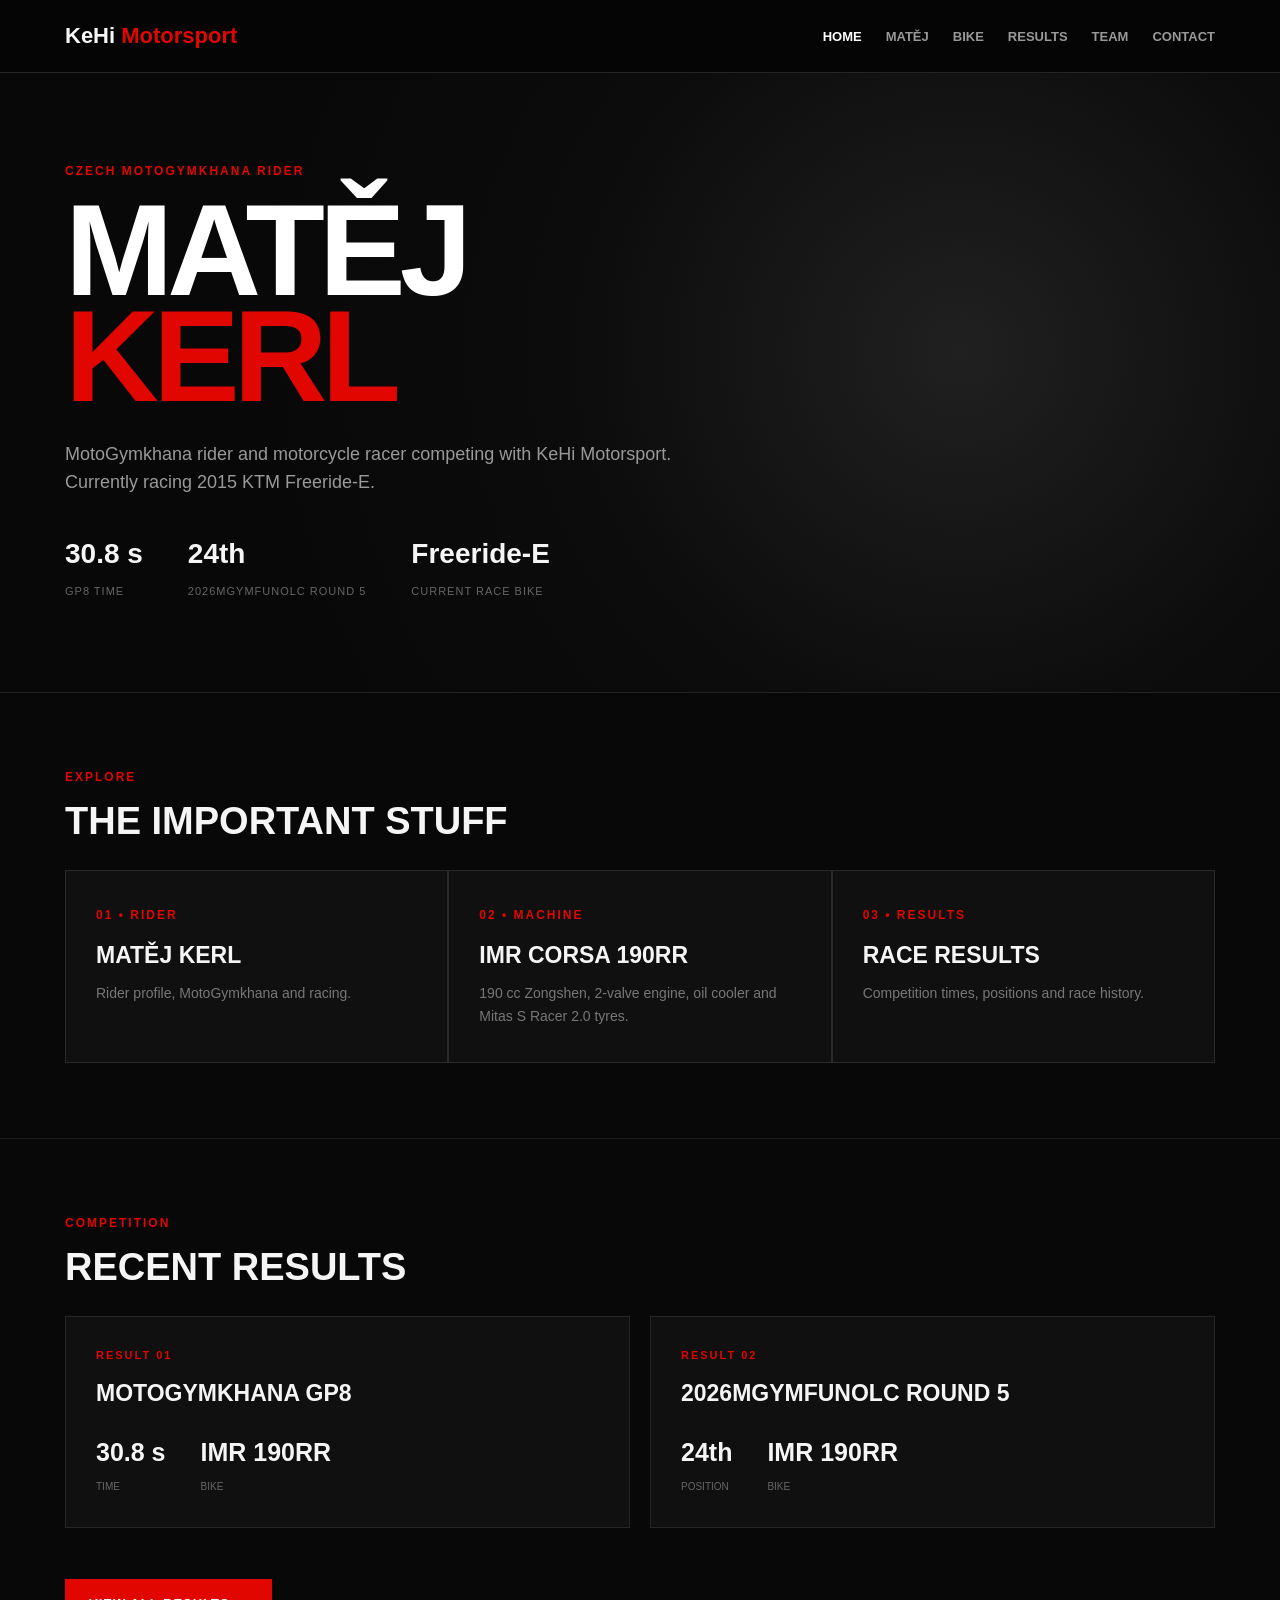
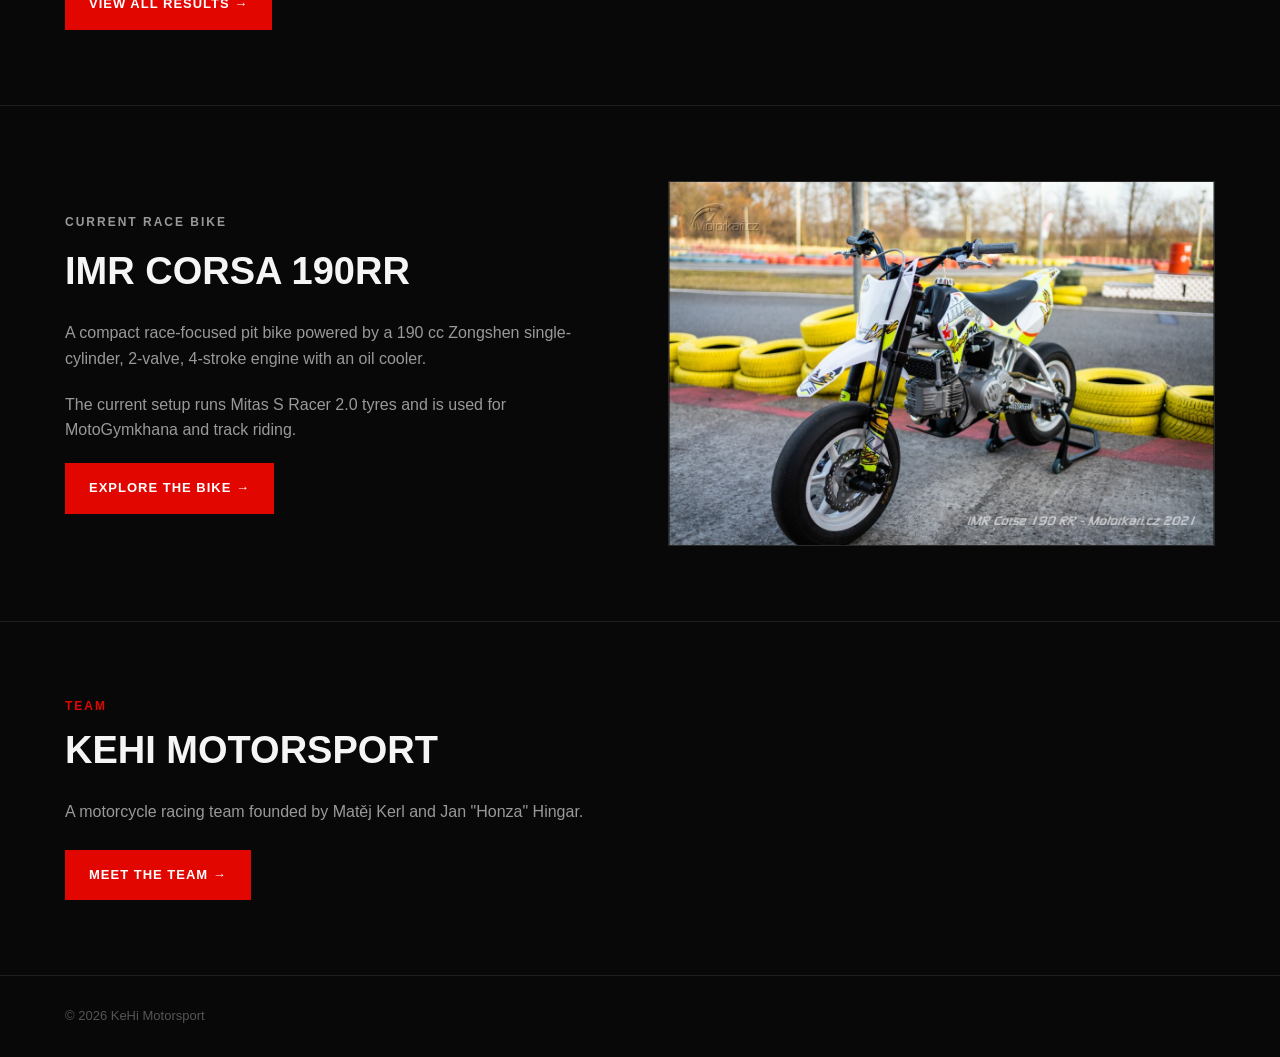
<file: index.html>
<!DOCTYPE html>
<html lang="en">
<head>
    <meta charset="UTF-8">
    <meta name="viewport" content="width=device-width, initial-scale=1.0">

    <title>Matěj Kerl | KeHi Motorsport</title>

    <style>
        * {
            margin: 0;
            padding: 0;
            box-sizing: border-box;
        }

        body {
            font-family: Arial, Helvetica, sans-serif;
            background: #080808;
            color: #f5f5f5;
            line-height: 1.6;
        }

        a {
            color: inherit;
            text-decoration: none;
        }

        .container {
            width: min(1150px, 92%);
            margin: auto;
        }

        /* HEADER */

        header {
            background: #050505;
            border-bottom: 1px solid #252525;
            position: sticky;
            top: 0;
            z-index: 100;
        }

        .nav {
            min-height: 72px;
            display: flex;
            align-items: center;
            justify-content: space-between;
            gap: 30px;
        }

        .logo {
            font-size: 22px;
            font-weight: 900;
            white-space: nowrap;
        }

        .logo span {
            color: #e10600;
        }

        nav ul {
            list-style: none;
            display: flex;
            gap: 24px;
        }

        nav a {
            color: #999;
            font-size: 13px;
            font-weight: 800;
            text-transform: uppercase;
        }

        nav a:hover,
        nav a.active {
            color: #fff;
        }

        /* HERO */

        .hero {
            min-height: 620px;
            display: flex;
            align-items: center;
            border-bottom: 1px solid #222;

            background:
                radial-gradient(
                    circle at 75% 45%,
                    #202020 0%,
                    #0c0c0c 38%,
                    #080808 70%
                );
        }

        .hero-content {
            max-width: 800px;
        }

        .eyebrow {
            color: #e10600;
            font-size: 12px;
            font-weight: 900;
            letter-spacing: 2px;
            text-transform: uppercase;
            margin-bottom: 15px;
        }

        .hero h1 {
            font-size: clamp(65px, 11vw, 130px);
            line-height: .82;
            letter-spacing: -6px;
            font-weight: 900;
            text-transform: uppercase;
        }

        .hero h1 .first {
            display: block;
            color: #fff;
        }

        .hero h1 .last {
            display: block;
            color: #e10600;
        }

        .hero-description {
            color: #999;
            max-width: 650px;
            margin-top: 30px;
            font-size: 18px;
        }

        .hero-meta {
            display: flex;
            gap: 45px;
            margin-top: 35px;
            flex-wrap: wrap;
        }

        .hero-stat strong {
            display: block;
            font-size: 28px;
            font-weight: 900;
        }

        .hero-stat span {
            color: #666;
            font-size: 11px;
            text-transform: uppercase;
            letter-spacing: 1px;
        }

        /* SECTIONS */

        section {
            padding: 75px 0;
            border-bottom: 1px solid #1d1d1d;
        }

        h2 {
            font-size: 38px;
            line-height: 1;
            text-transform: uppercase;
            margin-bottom: 30px;
        }

        /* QUICK LINKS */

        .quick-links {
            display: grid;
            grid-template-columns: repeat(3, 1fr);
            gap: 2px;
            background: #292929;
            border: 1px solid #292929;
        }

        .quick-link {
            background: #101010;
            padding: 35px 30px;
            min-height: 150px;
            transition: .2s;
        }

        .quick-link:hover {
            background: #171717;
        }

        .quick-link .number {
            color: #e10600;
            font-size: 12px;
            font-weight: 900;
            letter-spacing: 2px;
        }

        .quick-link h3 {
            margin-top: 12px;
            font-size: 23px;
            text-transform: uppercase;
        }

        .quick-link p {
            color: #777;
            font-size: 14px;
            margin-top: 8px;
        }

        /* RESULTS */

        .results-grid {
            display: grid;
            grid-template-columns: repeat(2, 1fr);
            gap: 20px;
        }

        .result-card {
            background: #101010;
            border: 1px solid #262626;
            padding: 30px;
        }

        .result-card .label {
            color: #e10600;
            font-size: 11px;
            font-weight: 900;
            letter-spacing: 2px;
            text-transform: uppercase;
            margin-bottom: 10px;
        }

        .result-card h3 {
            font-size: 23px;
            text-transform: uppercase;
            margin-bottom: 20px;
        }

        .result-data {
            display: flex;
            gap: 35px;
            flex-wrap: wrap;
        }

        .result-data strong {
            display: block;
            font-size: 25px;
        }

        .result-data span {
            color: #666;
            font-size: 10px;
            text-transform: uppercase;
        }

        /* BIKE */

        .bike-section {
            display: grid;
            grid-template-columns: 1fr 1fr;
            gap: 55px;
            align-items: center;
        }

        .bike-section p {
            color: #999;
            margin-bottom: 20px;
        }

        .bike-image {
            width: 100%;
            max-height: 450px;
            object-fit: cover;
            border: 1px solid #292929;
            display: block;
        }

        /* BUTTON */

        .button {
            display: inline-block;
            background: #e10600;
            color: #fff;
            padding: 15px 24px;
            font-size: 13px;
            font-weight: 900;
            letter-spacing: 1px;
            text-transform: uppercase;
        }

        .button:hover {
            background: #b80000;
        }

        /* FOOTER */

        footer {
            padding: 30px 0;
            color: #555;
            font-size: 13px;
        }

        /* MOBILE */

        @media (max-width: 850px) {

            .nav {
                flex-direction: column;
                padding: 18px 0;
            }

            nav ul {
                flex-wrap: wrap;
                justify-content: center;
                gap: 12px 18px;
            }

            .hero {
                min-height: 500px;
            }

            .quick-links {
                grid-template-columns: 1fr;
            }

            .results-grid {
                grid-template-columns: 1fr;
            }

            .bike-section {
                grid-template-columns: 1fr;
                gap: 35px;
            }
        }

        @media (max-width: 550px) {

            .hero h1 {
                letter-spacing: -3px;
            }

            .hero-meta {
                gap: 25px;
            }

            section {
                padding: 55px 0;
            }

            h2 {
                font-size: 30px;
            }
        }
    </style>
</head>

<body>

<!-- HEADER -->

<header>
    <div class="container nav">

        <a href="index.html" class="logo">
            KeHi <span>Motorsport</span>
        </a>

        <nav>
            <ul>
                <li>
                    <a href="index.html" class="active">Home</a>
                </li>

                <li>
                    <a href="matej.html">Matěj</a>
                </li>

                <li>
                    <a href="bike.html">Bike</a>
                </li>

                <li>
                    <a href="results.html">Results</a>
                </li>

                <li>
                    <a href="team.html">Team</a>
                </li>

                <li>
                    <a href="contact.html">Contact</a>
                </li>
            </ul>
        </nav>

    </div>
</header>


<main>

<!-- MAIN HERO -->

<section class="hero">
    <div class="container">

        <div class="hero-content">

            <p class="eyebrow">
                Czech MotoGymkhana Rider
            </p>

            <h1>
                <span class="first">Matěj</span>
                <span class="last">Kerl</span>
            </h1>

            <p class="hero-description">
                MotoGymkhana rider and motorcycle racer competing with
                KeHi Motorsport. Currently racing 2015 KTM Freeride-E.
            </p>

            <div class="hero-meta">

                <div class="hero-stat">
                    <strong>30.8 s</strong>
                    <span>GP8 time</span>
                </div>

                <div class="hero-stat">
                    <strong>24th</strong>
                    <span>2026MGymfunOLC Round 5</span>
                </div>

                <div class="hero-stat">
                    <strong>Freeride-E</strong>
                    <span>Current race bike</span>
                </div>

            </div>

        </div>

    </div>
</section>


<!-- QUICK NAVIGATION -->

<section>
    <div class="container">

        <p class="eyebrow">
            Explore
        </p>

        <h2>
            The Important Stuff
        </h2>

        <div class="quick-links">

            <a href="matej.html" class="quick-link">
                <div class="number">01 • RIDER</div>
                <h3>Matěj Kerl</h3>
                <p>
                    Rider profile, MotoGymkhana and racing.
                </p>
            </a>


            <a href="bike.html" class="quick-link">
                <div class="number">02 • MACHINE</div>
                <h3>IMR Corsa 190RR</h3>
                <p>
                    190 cc Zongshen, 2-valve engine, oil cooler
                    and Mitas S Racer 2.0 tyres.
                </p>
            </a>


            <a href="results.html" class="quick-link">
                <div class="number">03 • RESULTS</div>
                <h3>Race Results</h3>
                <p>
                    Competition times, positions and race history.
                </p>
            </a>

        </div>

    </div>
</section>


<!-- KEY RESULTS -->

<section>
    <div class="container">

        <p class="eyebrow">
            Competition
        </p>

        <h2>
            Recent Results
        </h2>

        <div class="results-grid">

            <div class="result-card">

                <div class="label">
                    Result 01
                </div>

                <h3>
                    MotoGymkhana GP8
                </h3>

                <div class="result-data">

                    <div>
                        <strong>30.8 s</strong>
                        <span>Time</span>
                    </div>

                    <div>
                        <strong>IMR 190RR</strong>
                        <span>Bike</span>
                    </div>

                </div>

            </div>


            <div class="result-card">

                <div class="label">
                    Result 02
                </div>

                <h3>
                    2026MGymfunOLC Round 5
                </h3>

                <div class="result-data">

                    <div>
                        <strong>24th</strong>
                        <span>Position</span>
                    </div>

                    <div>
                        <strong>IMR 190RR</strong>
                        <span>Bike</span>
                    </div>

                </div>

            </div>

        </div>

        <br><br>

        <a href="results.html" class="button">
            View All Results →
        </a>

    </div>
</section>


<!-- BIKE -->

<section>
    <div class="container bike-section">

        <div>

            <p class="eyebrow">
                Current Race Bike
            </p>

            <h2>
                IMR Corsa 190RR
            </h2>

            <p>
                A compact race-focused pit bike powered by a
                190 cc Zongshen single-cylinder, 2-valve,
                4-stroke engine with an oil cooler.
            </p>

            <p>
                The current setup runs Mitas S Racer 2.0 tyres
                and is used for MotoGymkhana and track riding.
            </p>

            <a href="bike.html" class="button">
                Explore The Bike →
            </a>

        </div>


        <div>

            <img
                src="imr.jpeg"
                alt="IMR Corsa 190RR"
                class="bike-image"
            >

        </div>

    </div>
</section>


<!-- TEAM -->

<section>
    <div class="container">

        <p class="eyebrow">
            Team
        </p>

        <h2>
            KeHi Motorsport
        </h2>

        <p style="color:#999; max-width:650px; margin-bottom:25px;">
            A motorcycle racing team founded by Matěj Kerl and
            Jan "Honza" Hingar.
        </p>

        <a href="team.html" class="button">
            Meet The Team →
        </a>

    </div>
</section>

</main>


<!-- FOOTER -->

<footer>
    <div class="container">
        © 2026 KeHi Motorsport
    </div>
</footer>

</body>
</html>
</file>
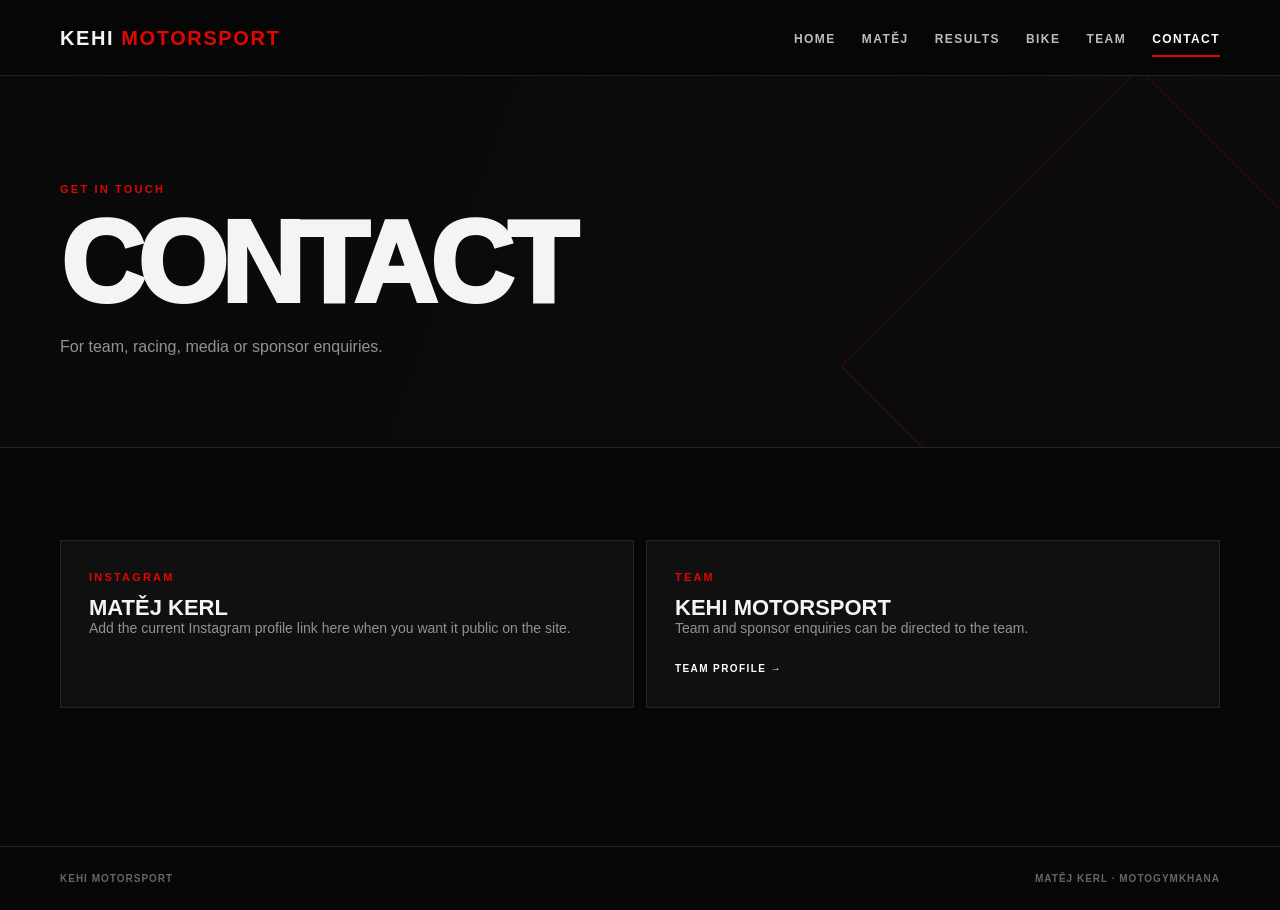
<file: contact.html>
<!DOCTYPE html><html lang="en"><head><meta charset="UTF-8"><meta name="viewport" content="width=device-width,initial-scale=1.0"><meta name="description" content="Contact KeHi Motorsport and Matěj Kerl."><title>Contact | KeHi Motorsport</title><link rel="stylesheet" href="style.css"></head><body>
<header class="site-header"><div class="container nav"><a class="logo" href="index.html">KeHi <span>Motorsport</span></a><nav><ul class="nav-links"><li><a href="index.html">Home</a></li><li><a href="matej.html">Matěj</a></li><li><a href="results.html">Results</a></li><li><a href="bike.html">Bike</a></li><li><a href="team.html">Team</a></li><li><a class="active" href="contact.html">Contact</a></li></ul></nav></div></header>
<main><section class="page-hero"><div class="container"><p class="eyebrow">Get In Touch</p><h1>Contact</h1><p class="lead">For team, racing, media or sponsor enquiries.</p></div></section><section class="section"><div class="container grid contact-grid"><article class="card"><p class="eyebrow">Instagram</p><h3>Matěj Kerl</h3><p>Add the current Instagram profile link here when you want it public on the site.</p></article><article class="card"><p class="eyebrow">Team</p><h3>KeHi Motorsport</h3><p>Team and sponsor enquiries can be directed to the team.</p><a class="card-link" href="team.html">Team profile →</a></article></div></section></main><footer class="site-footer"><div class="container footer-inner"><span>KeHi Motorsport</span><span>Matěj Kerl · MotoGymkhana</span></div></footer></body></html>
</file>
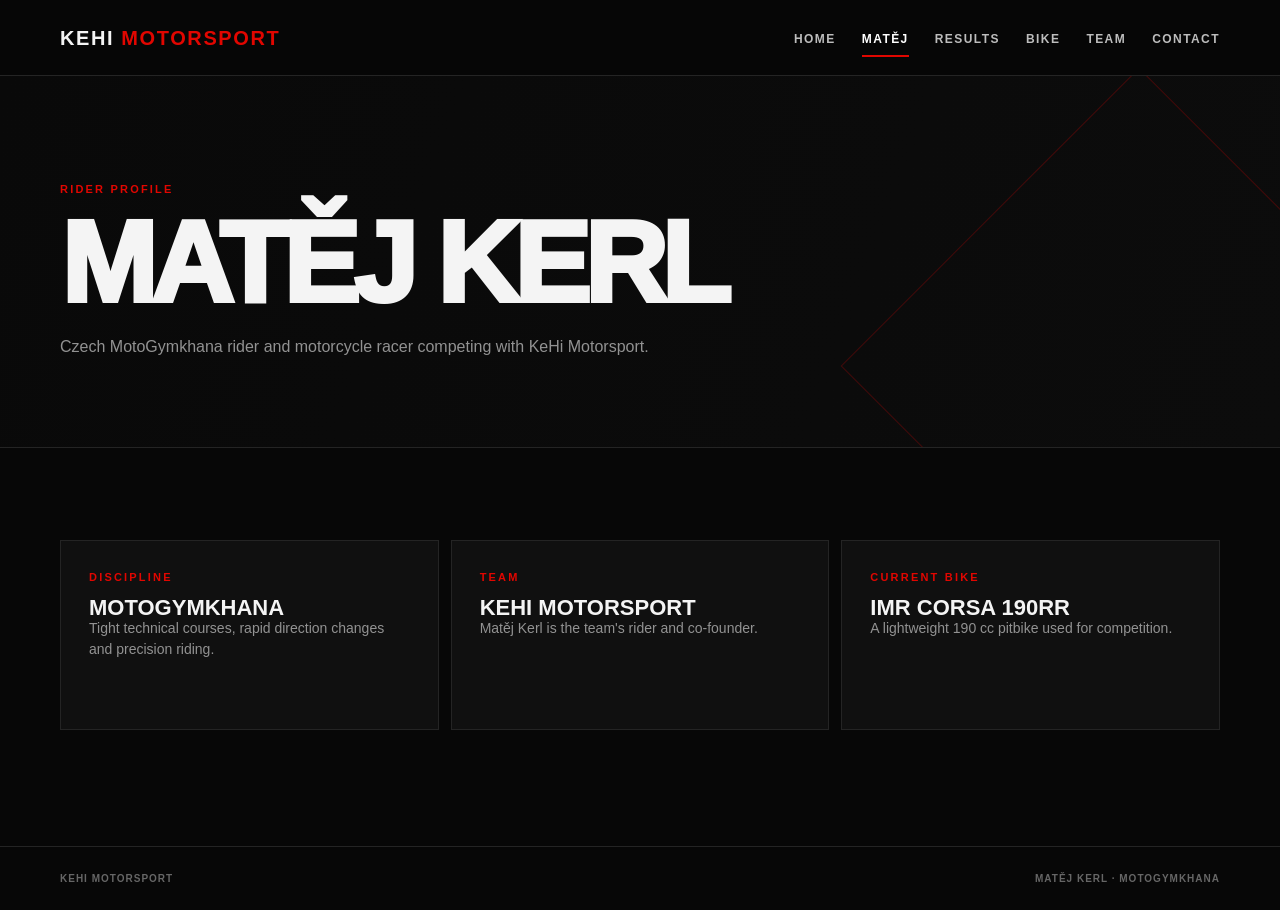
<file: matej.html>
<!DOCTYPE html><html lang="en"><head><meta charset="UTF-8"><meta name="viewport" content="width=device-width,initial-scale=1.0"><meta name="description" content="Matěj Kerl — Czech MotoGymkhana rider and motorcycle racer."><title>Matěj | KeHi Motorsport</title><link rel="stylesheet" href="style.css"></head><body>
<header class="site-header"><div class="container nav"><a class="logo" href="index.html">KeHi <span>Motorsport</span></a><nav><ul class="nav-links"><li><a href="index.html">Home</a></li><li><a class="active" href="matej.html">Matěj</a></li><li><a href="results.html">Results</a></li><li><a href="bike.html">Bike</a></li><li><a href="team.html">Team</a></li><li><a href="contact.html">Contact</a></li></ul></nav></div></header>
<main><section class="page-hero"><div class="container"><p class="eyebrow">Rider Profile</p><h1>Matěj Kerl</h1><p class="lead">Czech MotoGymkhana rider and motorcycle racer competing with KeHi Motorsport.</p></div></section><section class="section"><div class="container grid info-grid"><article class="card"><p class="eyebrow">Discipline</p><h3>MotoGymkhana</h3><p>Tight technical courses, rapid direction changes and precision riding.</p></article><article class="card"><p class="eyebrow">Team</p><h3>KeHi Motorsport</h3><p>Matěj Kerl is the team's rider and co-founder.</p></article><article class="card"><p class="eyebrow">Current Bike</p><h3>IMR Corsa 190RR</h3><p>A lightweight 190 cc pitbike used for competition.</p></article></div></section></main><footer class="site-footer"><div class="container footer-inner"><span>KeHi Motorsport</span><span>Matěj Kerl · MotoGymkhana</span></div></footer></body></html>
</file>
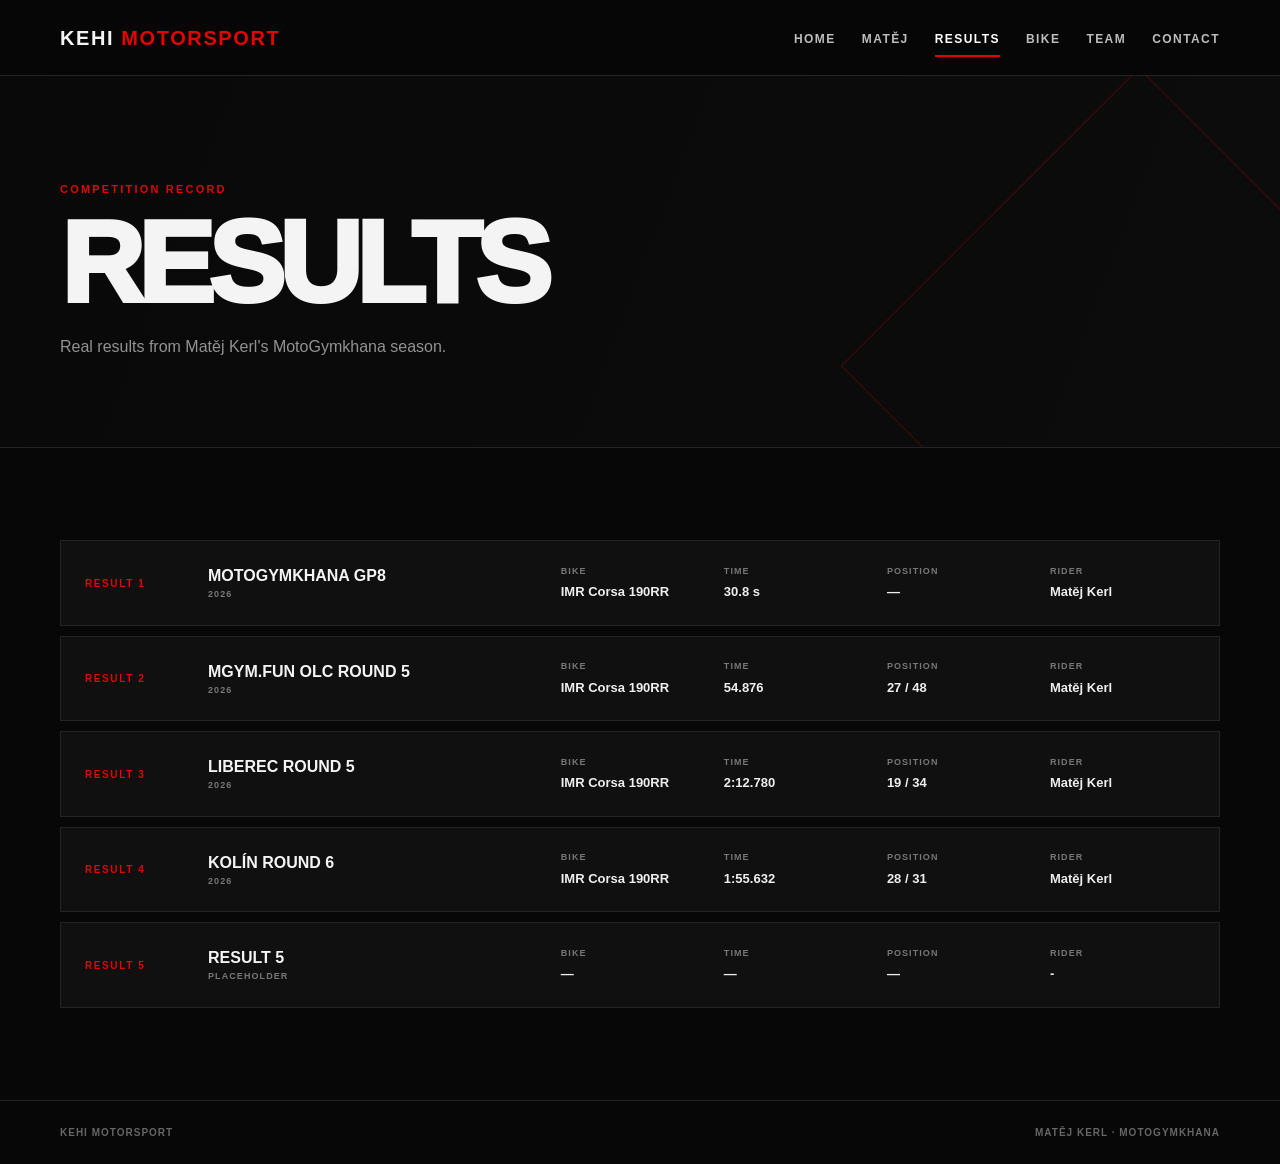
<file: results.html>
<!DOCTYPE html>
<html lang="en">

<head>
    <meta charset="UTF-8">
    <meta name="viewport" content="width=device-width, initial-scale=1.0">

    <meta
        name="description"
        content="Competition results for Matěj Kerl and KeHi Motorsport."
    >

    <title>Results | KeHi Motorsport</title>

    <link rel="stylesheet" href="style.css">
</head>


<body>

    <!-- HEADER -->

    <header class="site-header">

        <div class="container nav">

            <a class="logo" href="index.html">
                KeHi <span>Motorsport</span>
            </a>

            <nav>

                <ul class="nav-links">

                    <li>
                        <a href="index.html">
                            Home
                        </a>
                    </li>

                    <li>
                        <a href="matej.html">
                            Matěj
                        </a>
                    </li>

                    <li>
                        <a class="active" href="results.html">
                            Results
                        </a>
                    </li>

                    <li>
                        <a href="bike.html">
                            Bike
                        </a>
                    </li>

                    <li>
                        <a href="team.html">
                            Team
                        </a>
                    </li>

                    <li>
                        <a href="contact.html">
                            Contact
                        </a>
                    </li>

                </ul>

            </nav>

        </div>

    </header>


    <!-- MAIN CONTENT -->

    <main>

        <!-- PAGE HERO -->

        <section class="page-hero">

            <div class="container">

                <p class="eyebrow">
                    Competition Record
                </p>

                <h1>
                    Results
                </h1>

                <p class="lead">
                    Real results from Matěj Kerl's MotoGymkhana season.
                   
                </p>

            </div>

        </section>


        <!-- RESULTS -->

        <section class="section">

            <div class="container">

                <div class="results-list">


                    <!-- RESULT 1 -->

                    <article class="result-card">

                        <div class="result-number">
                            Result 1
                        </div>

                        <div>

                            <div class="result-title">
                                MotoGymkhana GP8
                            </div>

                            <div class="result-meta">
                                2026
                            </div>

                        </div>

                        <div class="result-meta">
                            Bike
                            <strong>
                                IMR Corsa 190RR
                            </strong>
                        </div>

                        <div class="result-meta">
                            Time
                            <strong>
                                30.8 s
                            </strong>
                        </div>

                        <div class="result-meta">
                            Position
                            <strong>
                                —
                            </strong>
                        </div>

                        <div class="result-meta">
                            Rider
                            <strong>
                                Matěj Kerl
                            </strong>
                        </div>

                    </article>


                    <!-- RESULT 2 -->

                    <article class="result-card">

                        <div class="result-number">
                            Result 2
                        </div>

                        <div>

                            <div class="result-title">
                                 MGym.fun OLC Round 5
                            </div> 

                            <div class="result-meta">
                                2026
                            </div>

                        </div>

                        <div class="result-meta">
                            Bike
                            <strong>
                                IMR Corsa 190RR
                            </strong>
                        </div>

                        <div class="result-meta">
                            Time
                            <strong>
                                54.876
                            </strong>
                        </div>

                        <div class="result-meta">
                            Position
                            <strong>
                                27 / 48
                            </strong>
                        </div>

                        <div class="result-meta">
                            Rider
                            <strong>
                                Matěj Kerl
                            </strong>
                        </div>

                    </article>


                    <!-- RESULT 3 -->

                    <article class="result-card">

                        <div class="result-number">
                            Result 3
                        </div>

                        <div>

                            <div class="result-title">
                                Liberec  Round 5
                            </div>

                            <div class="result-meta">
                                2026
                            </div>

                        </div>

                        <div class="result-meta">
                            Bike
                            <strong>
                                IMR Corsa 190RR
                            </strong>
                        </div>

                        <div class="result-meta">
                            Time
                            <strong>
                                2:12.780
                            </strong>
                        </div>

                        <div class="result-meta">
                            Position
                            <strong>
                                19 / 34
                            </strong>
                        </div>

                        <div class="result-meta">
                            Rider
                            <strong>
                                Matěj Kerl
                            </strong>
                        </div>

                    </article>


                    <!-- RESULT 4 -->

                    <article class="result-card">

                        <div class="result-number">
                            Result 4
                        </div>

                        <div>

                            <div class="result-title">
                                Kolín Round 6
                            </div>

                            <div class="result-meta">
                                2026
                            </div>

                        </div>

                        <div class="result-meta">
                            Bike
                            <strong>
                                IMR Corsa 190RR
                            </strong>
                        </div>

                        <div class="result-meta">
                            Time
                            <strong>
                                1:55.632
                            </strong>
                        </div>

                        <div class="result-meta">
                            Position
                            <strong>
                                28 / 31
                            </strong>
                        </div>

                        <div class="result-meta">
                            Rider
                            <strong>
                                Matěj Kerl
                            </strong>
                        </div>

                    </article>


                    <!-- RESULT 5 -->

                    <article class="result-card">

                        <div class="result-number">
                            Result 5
                        </div>

                        <div>

                            <div class="result-title">
                                Result 5
                            </div>

                            <div class="result-meta">
                                Placeholder
                            </div>

                        </div>

                        <div class="result-meta">
                            Bike
                            <strong>
                                —
                            </strong>
                        </div>

                        <div class="result-meta">
                            Time
                            <strong>
                                —
                            </strong>
                        </div>

                        <div class="result-meta">
                            Position
                            <strong>
                                —
                            </strong>
                        </div>

                        <div class="result-meta">
                            Rider
                            <strong>
                                -
                            </strong>
                        </div>

                    </article>


                </div>

            </div>

        </section>

    </main>


    <!-- FOOTER -->

    <footer class="site-footer">

        <div class="container footer-inner">

            <span>
                KeHi Motorsport
            </span>

            <span>
                Matěj Kerl · MotoGymkhana
            </span>

        </div>

    </footer>


</body>
</html>
</file>
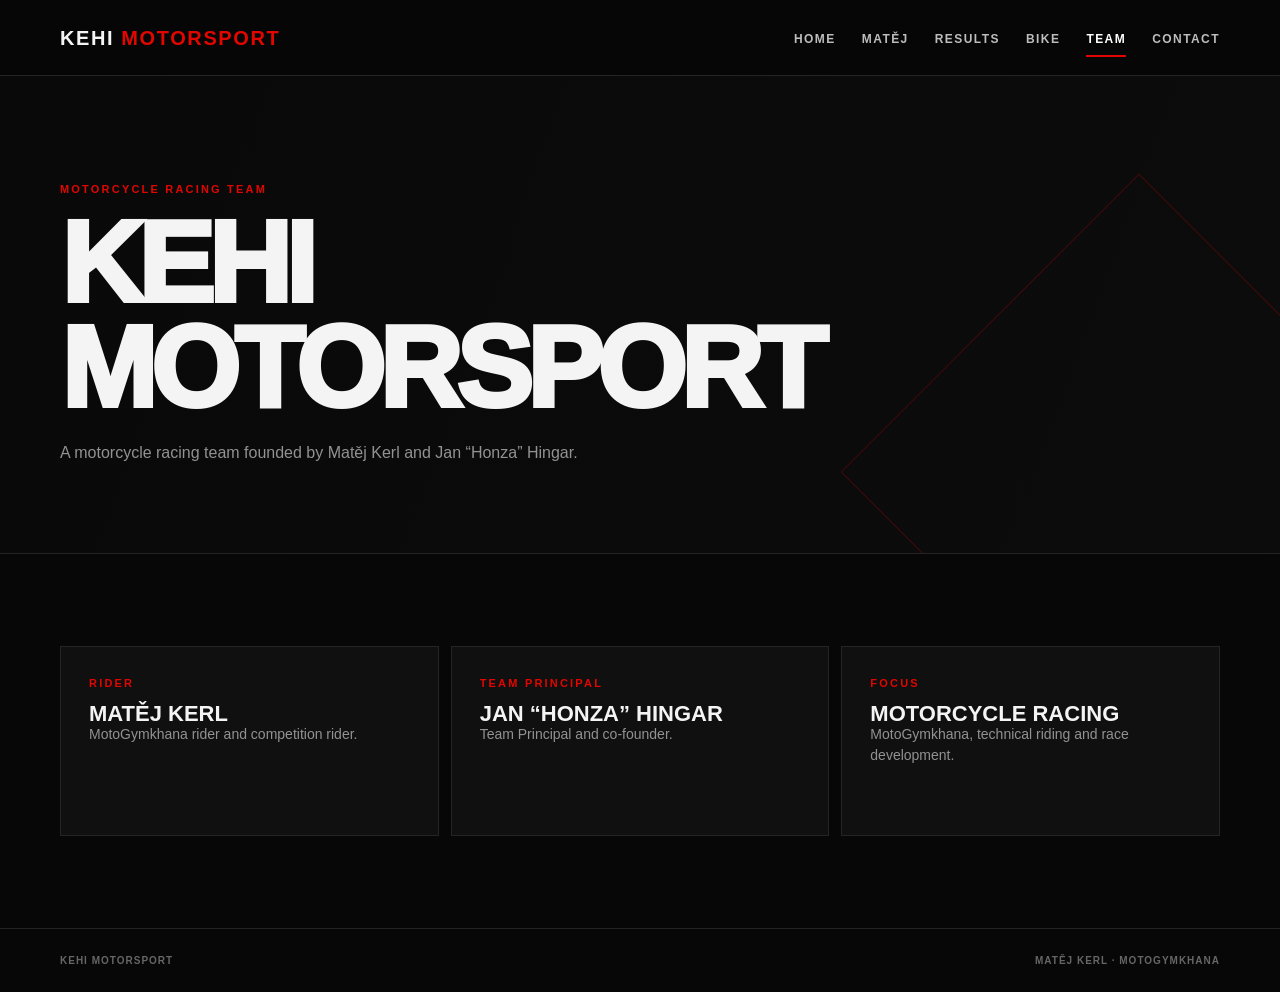
<file: team.html>
<!DOCTYPE html><html lang="en"><head><meta charset="UTF-8"><meta name="viewport" content="width=device-width,initial-scale=1.0"><meta name="description" content="KeHi Motorsport motorcycle racing team."><title>Team | KeHi Motorsport</title><link rel="stylesheet" href="style.css"></head><body>
<header class="site-header"><div class="container nav"><a class="logo" href="index.html">KeHi <span>Motorsport</span></a><nav><ul class="nav-links"><li><a href="index.html">Home</a></li><li><a href="matej.html">Matěj</a></li><li><a href="results.html">Results</a></li><li><a href="bike.html">Bike</a></li><li><a class="active" href="team.html">Team</a></li><li><a href="contact.html">Contact</a></li></ul></nav></div></header>
<main><section class="page-hero"><div class="container"><p class="eyebrow">Motorcycle Racing Team</p><h1>KeHi Motorsport</h1><p class="lead">A motorcycle racing team founded by Matěj Kerl and Jan “Honza” Hingar.</p></div></section><section class="section"><div class="container grid info-grid"><article class="card"><p class="eyebrow">Rider</p><h3>Matěj Kerl</h3><p>MotoGymkhana rider and competition rider.</p></article><article class="card"><p class="eyebrow">Team Principal</p><h3>Jan “Honza” Hingar</h3><p>Team Principal and co-founder.</p></article><article class="card"><p class="eyebrow">Focus</p><h3>Motorcycle Racing</h3><p>MotoGymkhana, technical riding and race development.</p></article></div></section></main><footer class="site-footer"><div class="container footer-inner"><span>KeHi Motorsport</span><span>Matěj Kerl · MotoGymkhana</span></div></footer></body></html>
</file>
<file: style.css>
*{box-sizing:border-box;margin:0;padding:0}
:root{--bg:#070707;--panel:#101010;--panel2:#151515;--text:#f4f4f4;--muted:#929292;--red:#e10600;--line:#242424;--max:1180px}
html{scroll-behavior:smooth}
body{min-height:100vh;background:var(--bg);color:var(--text);font-family:Arial,Helvetica,sans-serif;line-height:1.5;overflow-x:hidden}
a{color:inherit;text-decoration:none}
.container{width:min(1160px,calc(100% - 48px));margin:auto}

.site-header{height:76px;background:rgba(7,7,7,.96);border-bottom:1px solid var(--line);position:sticky;top:0;z-index:50}
.nav{height:100%;display:flex;align-items:center;justify-content:space-between;gap:30px}

.logo{font-weight:900;font-size:20px;letter-spacing:.08em;text-transform:uppercase;white-space:nowrap}
.logo span{color:var(--red)}

.nav-links{display:flex;align-items:center;gap:26px;list-style:none}
.nav-links a{font-size:12px;font-weight:800;letter-spacing:.12em;text-transform:uppercase;color:#bdbdbd;transition:.18s}
.nav-links a:hover,.nav-links a.active{color:#fff}
.nav-links a.active{position:relative}
.nav-links a.active:after{content:"";position:absolute;left:0;right:0;bottom:-11px;height:2px;background:var(--red)}

main{min-height:calc(100vh - 130px)}

.eyebrow{font-size:11px;font-weight:900;letter-spacing:.2em;text-transform:uppercase;color:var(--red);margin-bottom:12px}

.lead{color:var(--muted);max-width:650px;font-size:16px}

h1,h2,h3{font-family:"Arial Narrow",Arial,Helvetica,sans-serif;line-height:.92;text-transform:uppercase}
h1{font-size:clamp(56px,9vw,128px);font-weight:1000;letter-spacing:-.055em}
h2{font-size:clamp(38px,5vw,68px);font-weight:1000;letter-spacing:-.045em}
h3{font-size:22px;font-weight:900}

.btn-row{display:flex;gap:10px;flex-wrap:wrap;margin-top:28px}
.btn{display:inline-flex;align-items:center;justify-content:center;min-height:46px;padding:0 20px;border:1px solid #363636;background:#111;font-size:11px;font-weight:900;letter-spacing:.14em;text-transform:uppercase;transition:.18s}
.btn:hover{border-color:var(--red);transform:translateY(-2px)}
.btn-primary{background:var(--red);border-color:var(--red)}
.btn-primary:hover{background:#b80500}

.hero{position:relative;min-height:calc(100vh - 76px);display:flex;align-items:center;border-bottom:1px solid var(--line);overflow:hidden;background:linear-gradient(115deg,#070707 0%,#0a0a0a 58%,#101010 100%)}

.hero:before{content:"";position:absolute;width:48vw;height:150%;right:-18vw;top:-25%;background:linear-gradient(135deg,transparent 0 28%,rgba(225,6,0,.92) 28% 31%,transparent 31% 100%);opacity:.22;transform:skewX(-12deg);pointer-events:none}

.hero:after{content:"KEHI";position:absolute;right:-35px;bottom:-42px;font-size:24vw;font-weight:1000;line-height:1;color:#fff;opacity:.025;letter-spacing:-.08em;pointer-events:none}

.hero-inner{position:relative;z-index:1;display:grid;grid-template-columns:minmax(0,1fr) 330px;gap:70px;align-items:end;padding:90px 0 100px}

.hero-copy{max-width:800px}
.hero h1{margin-bottom:24px}
.hero h1 .first{display:block;color:#fff}
.hero h1 .last{display:block;color:var(--red)}

.hero-kicker{display:flex;align-items:center;gap:12px;margin-bottom:18px}
.hero-kicker:before{content:"";width:38px;height:3px;background:var(--red)}

.hero-stat{align-self:end;border-left:3px solid var(--red);padding:20px 0 20px 25px}
.hero-stat .small{display:block;color:var(--muted);font-size:10px;font-weight:900;letter-spacing:.18em;text-transform:uppercase;margin-bottom:8px}
.hero-stat .big{display:block;font-size:68px;line-height:.85;font-weight:1000;letter-spacing:-.06em}
.hero-stat .unit{display:block;margin-top:10px;color:#aaa;font-size:12px;font-weight:800;letter-spacing:.12em;text-transform:uppercase}
.hero-stat .bike{margin-top:30px}
.hero-stat .bike strong{display:block;font-size:18px;text-transform:uppercase}
.hero-stat .bike span{color:var(--muted);font-size:11px}

.section{padding:92px 0}
.section-head{display:flex;align-items:end;justify-content:space-between;gap:30px;margin-bottom:34px}
.section-head h2{margin:0}
.section-head .eyebrow{margin:0}

.stats{display:grid;grid-template-columns:repeat(3,1fr);border-top:1px solid var(--line);border-bottom:1px solid var(--line)}
.stat{padding:28px 24px;border-right:1px solid var(--line)}
.stat:last-child{border-right:0}
.stat-value{display:block;font-size:38px;line-height:1;font-weight:1000;letter-spacing:-.04em}
.stat-label{display:block;margin-top:9px;color:var(--muted);font-size:10px;font-weight:800;letter-spacing:.12em;text-transform:uppercase}

.home-links{display:grid;grid-template-columns:repeat(3,1fr);gap:12px}
.home-link{min-height:150px;background:var(--panel);border:1px solid var(--line);padding:25px;display:flex;flex-direction:column;justify-content:space-between;transition:.18s}
.home-link:hover{border-color:#555;transform:translateY(-3px)}
.home-link .tag{color:var(--red);font-size:10px;font-weight:900;letter-spacing:.16em;text-transform:uppercase}
.home-link strong{font-size:22px;text-transform:uppercase}
.home-link span:last-child{color:var(--muted);font-size:11px;font-weight:800;letter-spacing:.08em;text-transform:uppercase}

.page-hero{position:relative;overflow:hidden;padding:105px 0 88px;border-bottom:1px solid var(--line);background:linear-gradient(110deg,#090909,#0c0c0c)}
.page-hero:after{content:"";position:absolute;right:-70px;bottom:-130px;width:420px;height:420px;border:1px solid rgba(225,6,0,.25);transform:rotate(45deg)}
.page-hero .container{position:relative;z-index:1}
.page-hero h1{max-width:1000px;margin-bottom:20px}

.card{background:var(--panel);border:1px solid var(--line);padding:28px}
.card p:not(.eyebrow){color:var(--muted);font-size:14px}
.card-link{display:inline-block;margin-top:22px;color:#fff;font-size:10px;font-weight:900;letter-spacing:.14em;text-transform:uppercase}
.card-link:hover{color:var(--red)}

.info-grid{display:grid;grid-template-columns:repeat(3,1fr);gap:12px}
.info-grid .card{min-height:190px;display:flex;flex-direction:column}
.info-grid .card .card-link{margin-top:auto}

.results-list{display:grid;gap:10px}
.result-card{display:grid;grid-template-columns:105px minmax(230px,1.5fr) repeat(4,minmax(100px,.65fr));align-items:center;gap:18px;padding:23px 24px;background:var(--panel);border:1px solid var(--line)}
.result-card:hover{border-color:#444}
.result-number{color:var(--red);font-size:10px;font-weight:900;letter-spacing:.16em;text-transform:uppercase}
.result-title{font-size:16px;font-weight:900;text-transform:uppercase}
.result-meta{color:#777;font-size:9px;font-weight:800;letter-spacing:.12em;text-transform:uppercase}
.result-meta strong{display:block;color:#eee;margin-top:4px;font-size:13px;letter-spacing:0;text-transform:none}
.placeholder{opacity:.5}

.bike-layout{display:grid;grid-template-columns:1.1fr .9fr;gap:12px}
.bike-card{min-height:330px;display:flex;flex-direction:column;justify-content:flex-end;background:linear-gradient(145deg,#151515,#0e0e0e);position:relative;overflow:hidden}
.bike-card:before{content:"190";position:absolute;right:-15px;top:-45px;font-size:230px;font-weight:1000;line-height:1;color:#fff;opacity:.025}

.specs{border:1px solid var(--line)}
.spec{min-height:65px;padding:15px 18px;display:flex;align-items:center;justify-content:space-between;gap:20px;border-bottom:1px solid var(--line);background:var(--panel)}
.spec:last-child{border-bottom:0}
.spec span:first-child{color:#777;font-size:10px;font-weight:800;letter-spacing:.12em;text-transform:uppercase}
.spec span:last-child{font-size:13px;font-weight:900;text-align:right;text-transform:uppercase}

.contact-grid{display:grid;grid-template-columns:1fr 1fr;gap:12px}
.contact-card{min-height:220px}
.contact-card h3{margin-bottom:12px}

.site-footer{border-top:1px solid var(--line);padding:24px 0;color:#666;font-size:10px;font-weight:800;letter-spacing:.1em;text-transform:uppercase}
.footer-inner{display:flex;justify-content:space-between;gap:20px}


@media(max-width:950px){

    .container{
        width:min(900px,calc(100% - 36px))
    }

    .nav-links{
        gap:18px
    }

    .hero-inner{
        grid-template-columns:1fr;
        gap:50px;
        align-items:start
    }

    .hero-stat{
        max-width:330px
    }

    .home-links,
    .info-grid{
        grid-template-columns:1fr 1fr
    }

    .result-card{
        grid-template-columns:80px 1fr 1fr 1fr
    }

    .result-card .result-meta:nth-of-type(4){
        display:none
    }

    .bike-layout,
    .contact-grid{
        grid-template-columns:1fr
    }
}


@media(max-width:650px){

    .container{
        width:calc(100% - 28px)
    }

    .site-header{
        height:auto
    }

    .nav{
        padding:16px 0;
        align-items:flex-start;
        flex-direction:column;
        gap:14px
    }

    .nav-links{
        gap:9px 15px;
        flex-wrap:wrap
    }

    .nav-links a{
        font-size:10px
    }

    .nav-links a.active:after{
        bottom:-6px
    }

    .hero{
        min-height:auto
    }

    .hero-inner{
        padding:70px 0 75px
    }

    .hero:after{
        font-size:40vw
    }

    .hero h1{
        font-size:clamp(52px,18vw,90px)
    }

    .hero-stat .big{
        font-size:58px
    }

    .section{
        padding:65px 0
    }

    .section-head{
        display:block
    }

    .section-head .eyebrow{
        margin-bottom:10px
    }

    .stats{
        grid-template-columns:1fr
    }

    .stat{
        border-right:0;
        border-bottom:1px solid var(--line)
    }

    .stat:last-child{
        border-bottom:0
    }

    .home-links,
    .info-grid{
        grid-template-columns:1fr
    }

    .page-hero{
        padding:70px 0 60px
    }

    .page-hero h1{
        font-size:clamp(48px,15vw,80px)
    }

    .result-card{
        grid-template-columns:1fr 1fr;
        gap:16px
    }

    .result-number,
    .result-card>div:nth-child(2){
        grid-column:1/-1
    }

    .result-card .result-meta:nth-of-type(4){
        display:block
    }

    .result-card .result-meta{
        min-width:0
    }

    .footer-inner{
        flex-direction:column;
        gap:8px
    }
}
</file>
